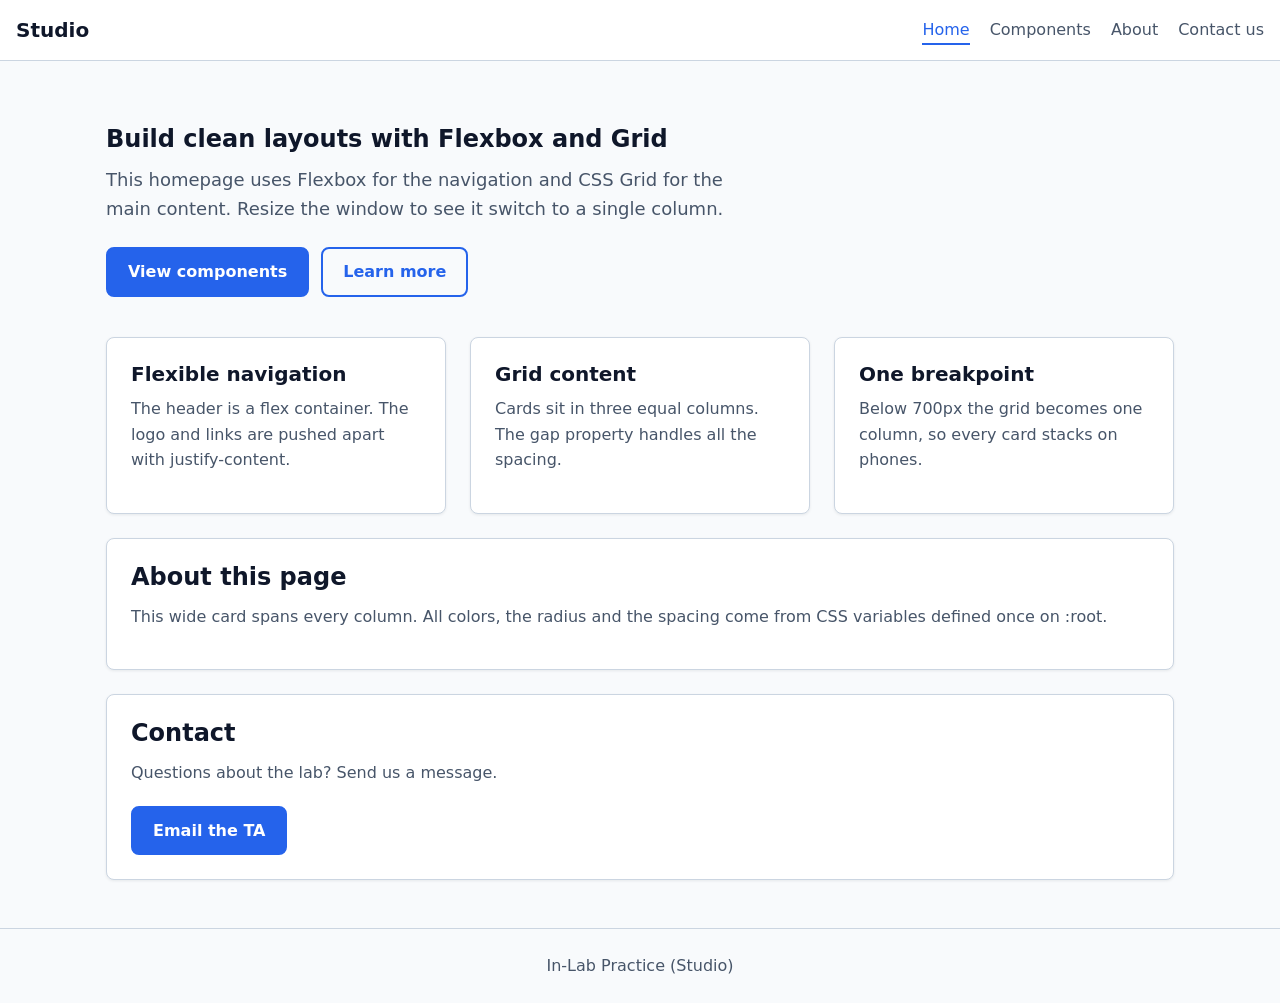
<file: index.html>
<!DOCTYPE html>
<html lang="en">
<head>
  <meta charset="UTF-8">
  <meta name="viewport" content="width=device-width, initial-scale=1">
  <title>Studio - Home</title>
  <link rel="stylesheet" href="styles.css">
</head>
<body>

 
  <header class="site-header">
    <a class="logo" href="index.html">Studio</a>
    <nav>
      <ul>
       <li><a class="active" href="index.html">Home</a></li>
      <li><a href="components.html">Components</a></li>
      <li><a href="about.html">About</a></li>
      <li><a href="contact.html">Contact us</a></li>
      </ul>
    </nav>
  </header>

  
  <div class="container">
    <section class="hero">
      <h1>Build clean layouts with Flexbox and Grid</h1>
      <p>This homepage uses Flexbox for the navigation and CSS Grid for the main content. Resize the window to see it switch to a single column.</p>
      <div class="actions">
        <a class="btn" href="components.html">View components</a>
        <a class="btn btn-outline" href="#about">Learn more</a>
      </div>
    </section>

    <main class="grid">
      <article class="card">
        <h3>Flexible navigation</h3>
        <p>The header is a flex container. The logo and links are pushed apart with justify-content.</p>
      </article>

      <article class="card">
        <h3>Grid content</h3>
        <p>Cards sit in three equal columns. The gap property handles all the spacing.</p>
      </article>

      <article class="card">
        <h3>One breakpoint</h3>
        <p>Below 700px the grid becomes one column, so every card stacks on phones.</p>
      </article>

      <section class="card wide" id="about">
        <h2>About this page</h2>
        <p>This wide card spans every column. All colors, the radius and the spacing come from CSS variables defined once on :root.</p>
      </section>

      <section class="card wide" id="contact">
        <h2>Contact</h2>
        <p>Questions about the lab? Send us a message.</p>
        <a class="btn" href="mailto:ta@example.com">Email the TA</a>
      </section>
    </main>
  </div>

 
  <footer class="site-footer">
    <div class="container">In-Lab Practice (Studio)</div>
  </footer>

</body>
</html>
</file>
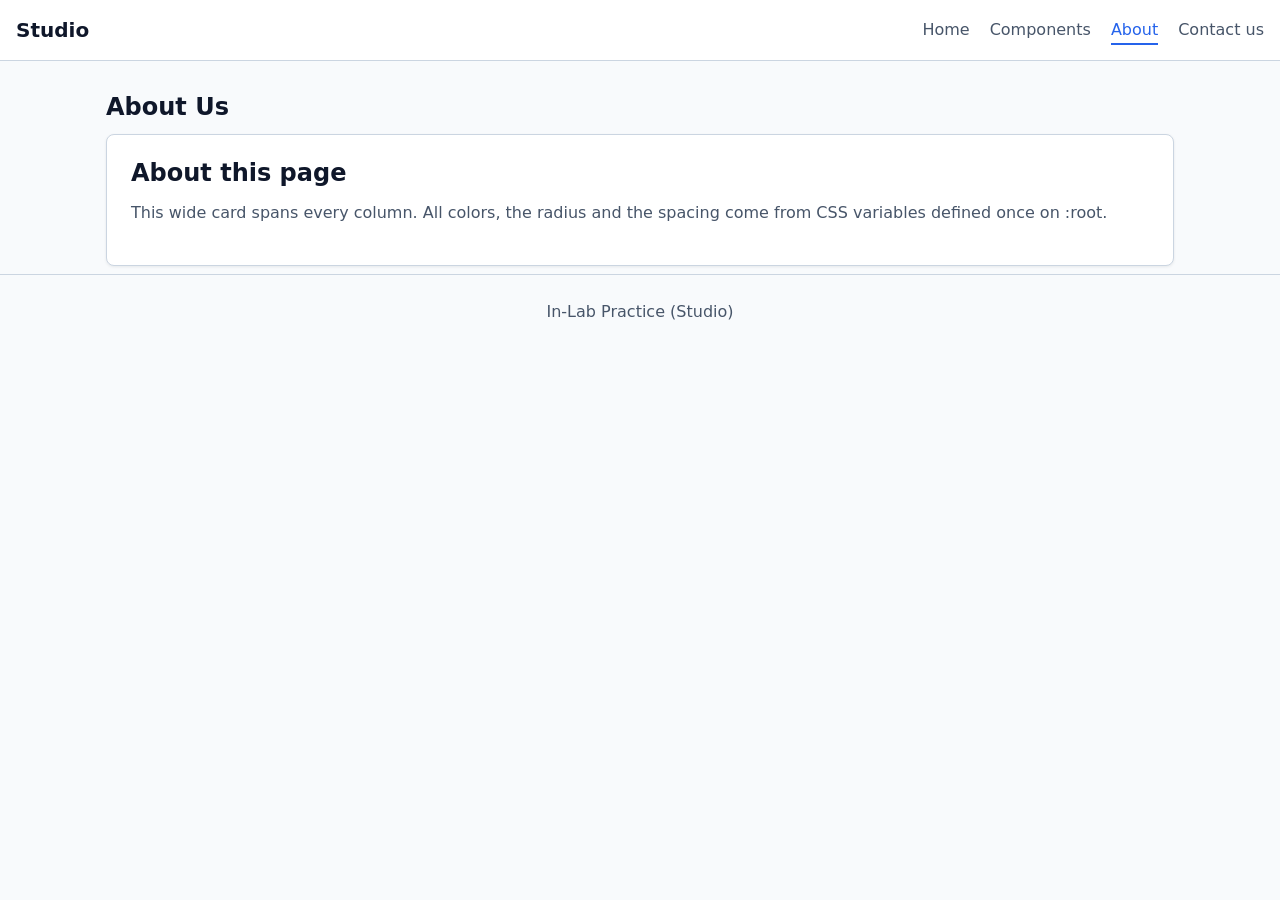
<file: about.html>
<!DOCTYPE html>
<html lang="en">
<head>
  <meta charset="UTF-8">
  <meta name="viewport" content="width=device-width, initial-scale=1">
  <title>Studio - About</title>
  <link rel="stylesheet" href="styles.css">
</head>
<body>

  <header class="site-header">
    <a class="logo" href="index.html">Studio</a>
    <nav>
      <ul>
        <li><a href="index.html">Home</a></li>
        <li><a href="components.html">Components</a></li>
        <li><a class="active" href="about.html">About</a></li>
        <li><a href="contact.html">Contact us</a></li>
      </ul>
    </nav>
  </header>

  <main class="container">
    <section class="section">
      <h1>About Us</h1>
      <article class="card">
        <h2>About this page</h2>
        <p>This wide card spans every column. All colors, the radius and the spacing come from CSS variables defined once on :root.</p>
      </article>
    </section>
  </main>

  <footer class="site-footer">
    <div class="container">In-Lab Practice (Studio)</div>
  </footer>

</body>
</html>
</file>
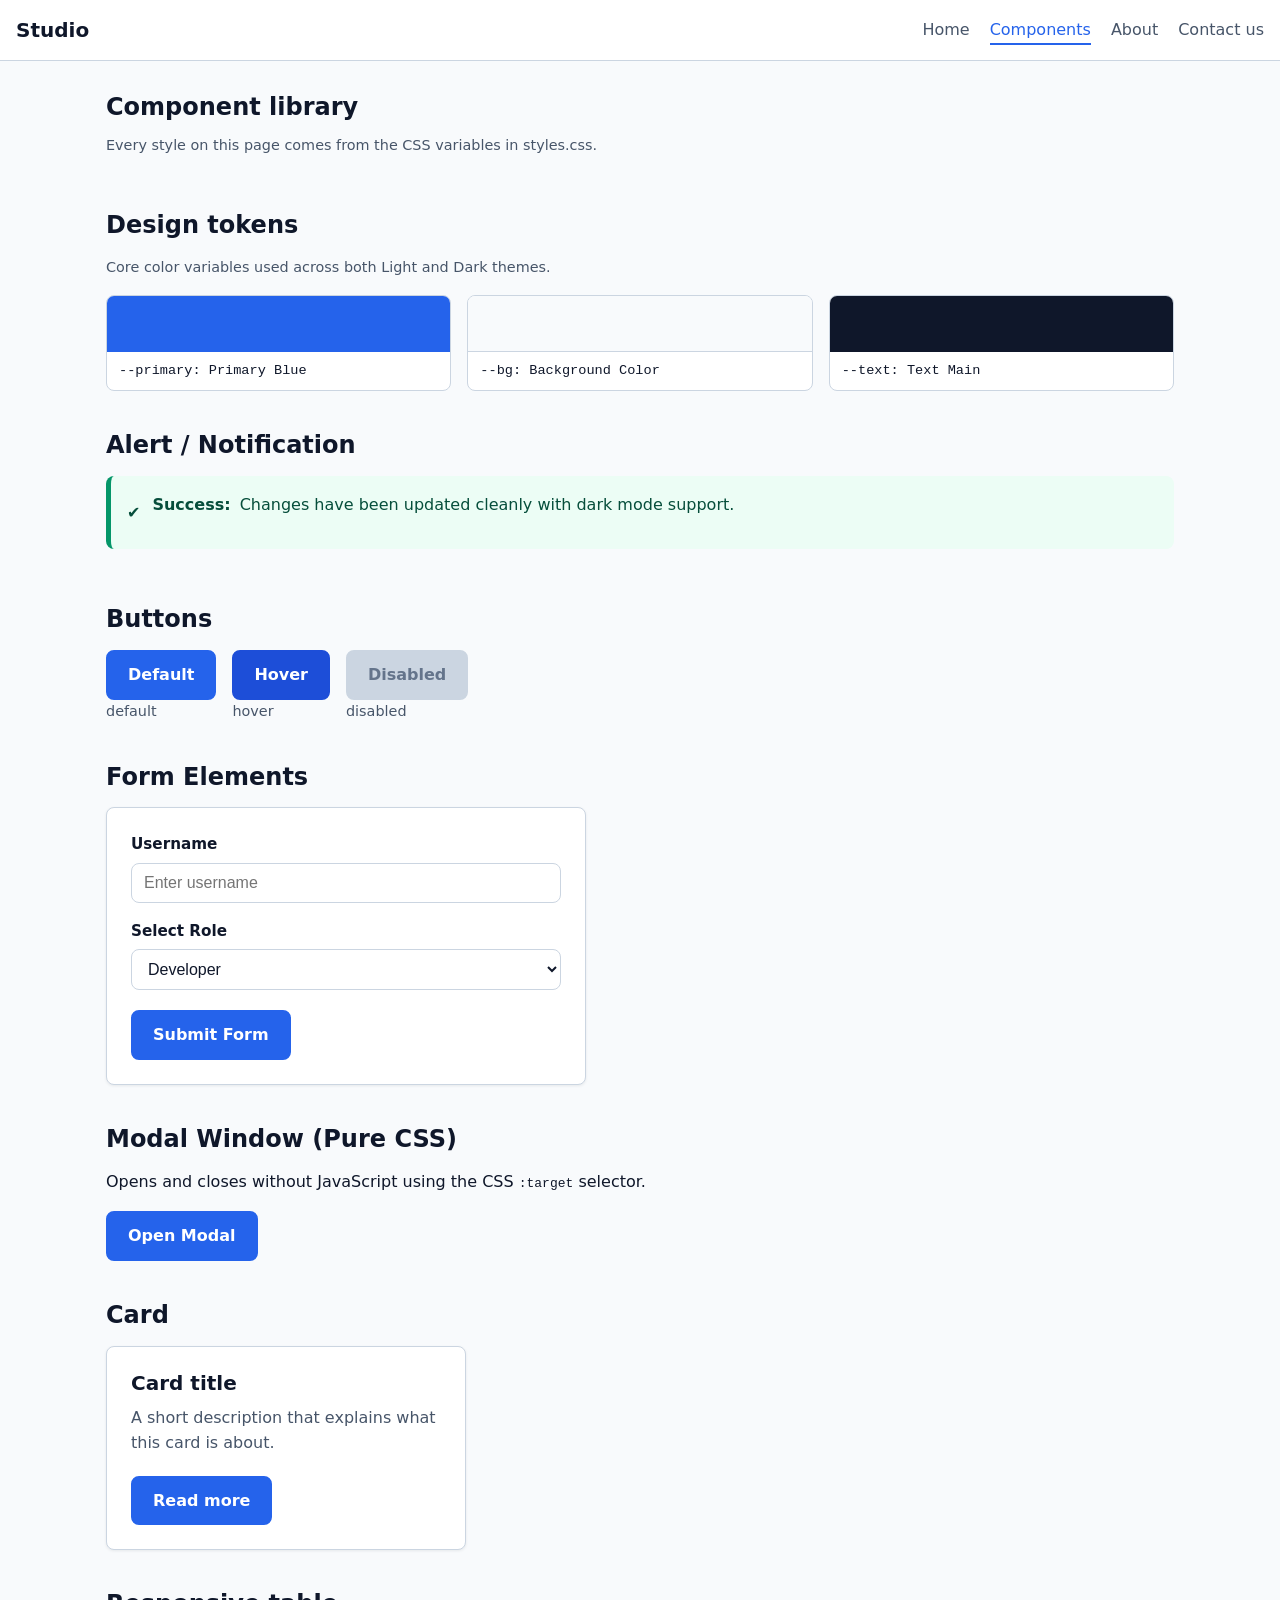
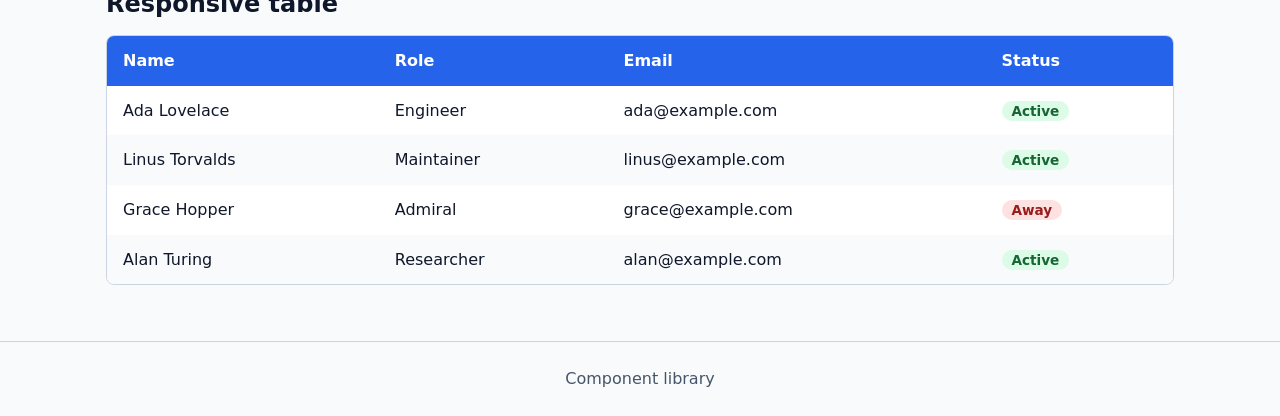
<file: components.html>
<!DOCTYPE html>
<html lang="en">
<head>
  <meta charset="UTF-8">
  <meta name="viewport" content="width=device-width, initial-scale=1">
  <meta name="description" content="Studio Component library containing responsive layouts, pure CSS modal, alert, and form elements.">
  <title>Studio - Component library</title>
  <link rel="stylesheet" href="styles.css">
</head>
<body>

  <header class="site-header">
    <a class="logo" href="index.html">Studio</a>
    <nav aria-label="Main Navigation">
      <ul>
        <li><a href="index.html">Home</a></li>
        <li><a class="active" href="components.html">Components</a></li>
        <li><a href="about.html">About</a></li>
        <li><a href="contact.html">Contact us</a></li>
      </ul>
    </nav>
  </header>

  <main class="container">
    <section class="section">
      <h1>Component library</h1>
      <p class="label">Every style on this page comes from the CSS variables in styles.css.</p>
    </section>

   
<section class="section" aria-labelledby="tokens-heading">
  <h2 id="tokens-heading">Design tokens</h2>
  <p class="label" style="margin-bottom: 16px;">Core color variables used across both Light and Dark themes.</p>
  
  <div class="swatches">
    <div class="swatch">
      <i style="background: var(--primary)"></i>
      <code>--primary: Primary Blue</code>
    </div>
    <div class="swatch">
      <i style="background: var(--bg); border-bottom: 1px solid var(--border);"></i>
      <code>--bg: Background Color</code>
    </div>
    <div class="swatch">
      <i style="background: var(--text)"></i>
      <code>--text: Text Main</code>
    </div>
  </div>
</section>

   
    <section class="section" aria-labelledby="alert-heading">
      <h2 id="alert-heading">Alert / Notification</h2>
      <div class="alert" role="alert">
        <span aria-hidden="true">&#10004;</span>
        <p><strong>Success:</strong> Changes have been updated cleanly with dark mode support.</p>
      </div>
    </section>

    
    <section class="section" aria-labelledby="buttons-heading">
      <h2 id="buttons-heading">Buttons</h2>
      <div class="row">
        <div>
          <button class="btn" type="button">Default</button>
          <div class="label">default</div>
        </div>
        <div>
          <button class="btn is-hover" type="button">Hover</button>
          <div class="label">hover</div>
        </div>
        <div>
          <button class="btn" disabled type="button">Disabled</button>
          <div class="label">disabled</div>
        </div>
      </div>
    </section>

    
    <section class="section" aria-labelledby="form-heading">
      <h2 id="form-heading">Form Elements</h2>
      <div class="card" style="max-width: 480px">
        <form onsubmit="return false;">
          <div class="form-group">
            <label for="comp-username">Username</label>
            <input type="text" id="comp-username" name="username" placeholder="Enter username" required>
          </div>
          <div class="form-group">
            <label for="comp-role">Select Role</label>
            <select id="comp-role" name="role">
              <option value="developer">Developer</option>
              <option value="designer">Designer</option>
              <option value="manager">Manager</option>
            </select>
          </div>
          <button type="submit" class="btn">Submit Form</button>
        </form>
      </div>
    </section>


    <section class="section" aria-labelledby="modal-heading">
      <h2 id="modal-heading">Modal Window (Pure CSS)</h2>
      <p>Opens and closes without JavaScript using the CSS <code>:target</code> selector.</p>
      <a href="#demo-modal" class="btn" role="button">Open Modal</a>
    </section>

   
    <section class="section" aria-labelledby="card-heading">
      <h2 id="card-heading">Card</h2>
      <article class="card" style="max-width: 360px">
        <h3>Card title</h3>
        <p>A short description that explains what this card is about.</p>
        <a class="btn" href="#">Read more</a>
      </article>
    </section>

    
    <section class="section" aria-labelledby="table-heading">
      <h2 id="table-heading">Responsive table</h2>
      <div class="table-wrap">
        <table>
          <thead>
            <tr><th>Name</th><th>Role</th><th>Email</th><th>Status</th></tr>
          </thead>
          <tbody>
            <tr><td>Ada Lovelace</td><td>Engineer</td><td>ada@example.com</td><td><span class="badge">Active</span></td></tr>
            <tr><td>Linus Torvalds</td><td>Maintainer</td><td>linus@example.com</td><td><span class="badge">Active</span></td></tr>
            <tr><td>Grace Hopper</td><td>Admiral</td><td>grace@example.com</td><td><span class="badge off">Away</span></td></tr>
            <tr><td>Alan Turing</td><td>Researcher</td><td>alan@example.com</td><td><span class="badge">Active</span></td></tr>
          </tbody>
        </table>
      </div>
    </section>

    
    <div id="demo-modal" class="modal-overlay" role="dialog" aria-modal="true" aria-labelledby="modal-title">
      <div class="modal-box">
        <div class="modal-header">
          <h3 id="modal-title">CSS-Only Modal</h3>
          <a href="#" class="modal-close" aria-label="Close modal">&times;</a>
        </div>
        <div class="modal-body">
          <p>This modal is displayed purely through CSS without any JavaScript code.</p>
        </div>
        <div class="modal-footer">
          <a href="#" class="btn btn-outline">Close</a>
        </div>
      </div>
    </div>

  </main>

  <footer class="site-footer" style="margin-top: 48px">
    <div class="container">Component library</div>
  </footer>

</body>
</html>
</file>
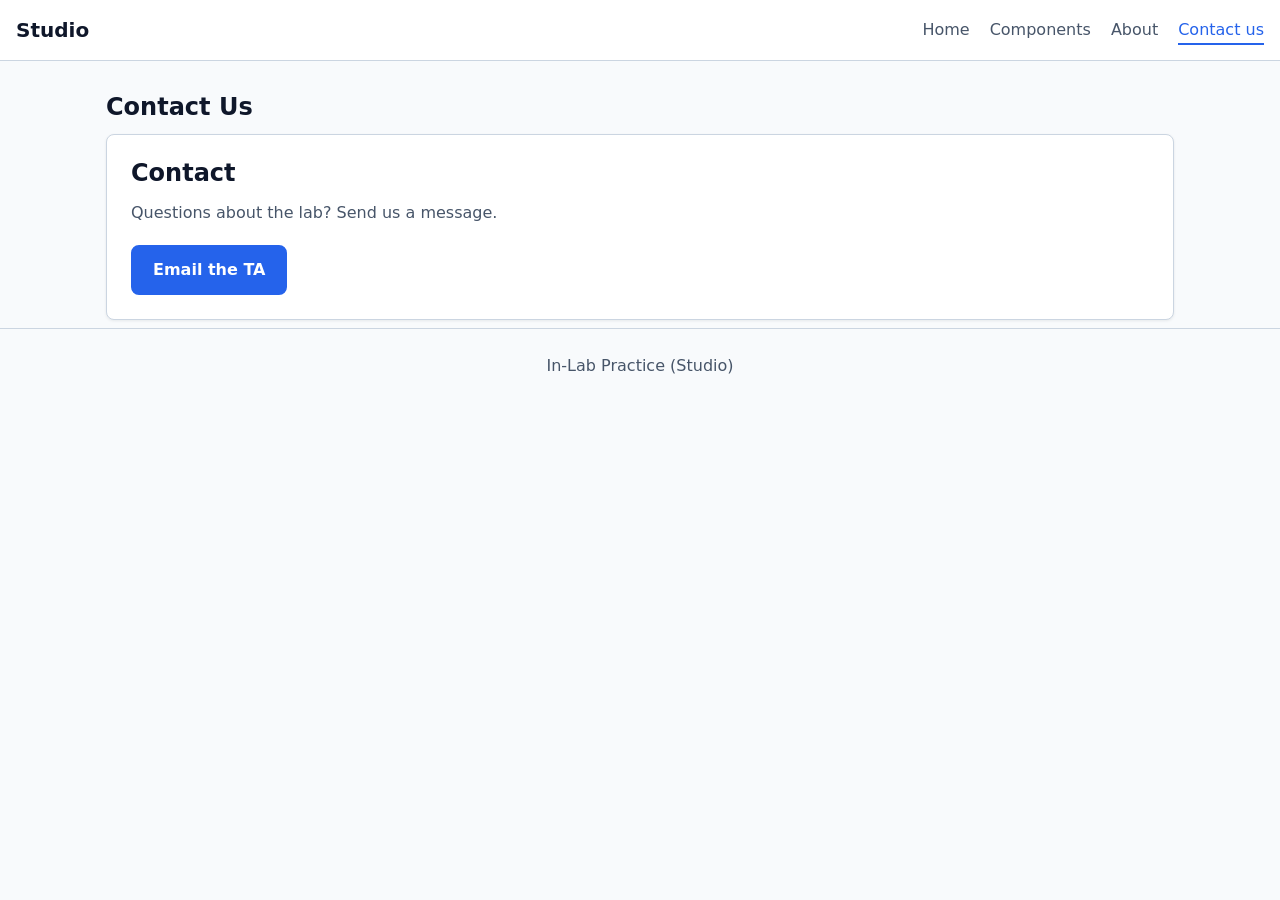
<file: contact.html>
<!DOCTYPE html>
<html lang="en">
<head>
  <meta charset="UTF-8">
  <meta name="viewport" content="width=device-width, initial-scale=1">
  <title>Studio - Contact</title>
  <link rel="stylesheet" href="styles.css">
</head>
<body>

  <header class="site-header">
    <a class="logo" href="index.html">Studio</a>
    <nav>
      <ul>
        <li><a href="index.html">Home</a></li>
        <li><a href="components.html">Components</a></li>
        <li><a href="about.html">About</a></li>
        <li><a class="active" href="contact.html">Contact us</a></li>
      </ul>
    </nav>
  </header>

  <main class="container">
    <section class="section">
      <h1>Contact Us</h1>
      <article class="card">
        <h2>Contact</h2>
        <p>Questions about the lab? Send us a message.</p>
        <a class="btn" href="mailto:ta@example.com">Email the TA</a>
      </article>
    </section>
  </main>

  <footer class="site-footer">
    <div class="container">In-Lab Practice (Studio)</div>
  </footer>

</body>
</html>
</file>
<file: styles.css>
:root {
  --primary: #2563eb;
  --primary-dark: #1d4ed8;
  --bg: #f8fafc;
  --surface: #ffffff;
  --text: #0f172a;
  --muted: #475569;
  --border: #cbd5e1;
  --radius: 8px;
  --space: 16px;
  --focus-ring: #2563eb;
  
  --alert-bg: #ecfdf5;
  --alert-border: #059669;
  --alert-text: #064e3b;
}

@media (prefers-color-scheme: dark) {
  :root {
    --primary: #3b82f6;
    --primary-dark: #60a5fa;
    --bg: #0f172a;
    --surface: #1e293b;
    --text: #f8fafc;
    --muted: #cbd5e1;
    --border: #334155;
    --focus-ring: #60a5fa;
    --alert-bg: #064e3b;
    --alert-border: #34d399;
    --alert-text: #ecfdf5;
  }
}

* { 
  box-sizing: border-box; 
}

body {
  margin: 0;
  font-family: system-ui, -apple-system, "Segoe UI", sans-serif;
  background: var(--bg);
  color: var(--text);
  line-height: 1.6;
}

h1, h2, h3 { line-height: 1.2; margin: 0 0 .5em; }
p { margin: 0 0 1em; }
a { color: var(--primary); }

.container { 
  max-width: 1100px; 
  margin: 0 auto; 
  padding: 0 var(--space); 
}

.site-header {
  display: flex;
  justify-content: space-between;
  align-items: center;
  flex-wrap: wrap;
  gap: var(--space);
  padding: 14px var(--space);
  background: var(--surface);
  border-bottom: 1px solid var(--border);
}

.logo { 
  font-weight: 700; 
  font-size: 1.25rem; 
  color: var(--text); 
  text-decoration: none; 
}

.site-header ul { 
  display: flex; 
  gap: 20px; 
  list-style: none; 
  margin: 0; 
  padding: 0; 
  flex-wrap: wrap;
}

.site-header a:not(.logo) { 
  text-decoration: none; 
  color: var(--muted); 
  padding: 4px 0; 
}

.site-header a:not(.logo):hover,
.site-header a.active { 
  color: var(--primary); 
  border-bottom: 2px solid var(--primary); 
}

@media (max-width: 599px) {
  .site-header {
    flex-direction: column;
    align-items: flex-start;
  }
  .site-header ul {
    width: 100%;
    gap: 12px;
  }
}

.hero { padding: 64px 0 40px; }
.hero p { max-width: 55ch; color: var(--muted); font-size: 1.125rem; }
.hero .actions { display: flex; gap: 12px; flex-wrap: wrap; margin-top: 24px; }

.btn {
  display: inline-block;
  padding: 10px 20px;
  font: inherit;
  font-weight: 600;
  color: #fff;
  background: var(--primary);
  border: 2px solid var(--primary);
  border-radius: var(--radius);
  text-decoration: none;
  cursor: pointer;
  transition: background .15s, border-color .15s;
}

.btn:hover:not(:disabled),
.btn.is-hover {
  background: var(--primary-dark);
  border-color: var(--primary-dark);
}

.btn:focus-visible,
input:focus-visible,
select:focus-visible,
.modal-close:focus-visible { 
  outline: 3px solid var(--focus-ring); 
  outline-offset: 2px; 
}

.btn:disabled {
  background: #cbd5e1;
  border-color: #cbd5e1;
  color: #64748b;
  cursor: not-allowed;
}

.btn-outline { background: transparent; color: var(--primary); }
.btn-outline:hover:not(:disabled) { background: var(--primary); color: #fff; }

.card {
  background: var(--surface);
  border: 1px solid var(--border);
  border-radius: var(--radius);
  padding: 24px;
  box-shadow: 0 1px 3px rgba(15, 23, 42, .08);
}
.card h3 { font-size: 1.25rem; }
.card p { color: var(--muted); }
.card .btn { margin-top: 4px; }

.grid {
  display: grid;
  grid-template-columns: 1fr; 
  gap: 24px;
  padding-bottom: 48px;
}


@media (min-width: 600px) and (max-width: 1023px) {
  .grid {
    grid-template-columns: repeat(2, 1fr);
  }
}

@media (min-width: 1024px) {
  .grid {
    grid-template-columns: repeat(3, 1fr);
  }
}

.grid .wide { grid-column: 1 / -1; }

.site-footer {
  border-top: 1px solid var(--border);
  padding: 24px 0;
  color: var(--muted);
  text-align: center;
}

.table-wrap {
  overflow-x: auto;
  border: 1px solid var(--border);
  border-radius: var(--radius);
  background: var(--surface);
}

table { width: 100%; min-width: 520px; border-collapse: collapse; }
th, td { padding: 12px 16px; text-align: left; }
th { background: var(--primary); color: #fff; white-space: nowrap; }
tbody tr:nth-child(even) { background: var(--bg); }
tbody tr:hover { background: rgba(37, 99, 235, 0.1); }

.badge { padding: 2px 10px; border-radius: 999px; font-size: .85rem; font-weight: 600; background: #dcfce7; color: #166534; }
.badge.off { background: #fee2e2; color: #991b1b; }

.section { padding: 32px 0 8px; }
.section > h2 { margin-bottom: 16px; }
.row { display: flex; flex-wrap: wrap; gap: 16px; align-items: center; }
.label { color: var(--muted); font-size: .9rem; }
.swatches { display: grid; grid-template-columns: repeat(auto-fit, minmax(140px, 1fr)); gap: 16px; }
.swatch { border: 1px solid var(--border); border-radius: var(--radius); overflow: hidden; background: var(--surface); }
.swatch i { display: block; height: 56px; }
.swatch code { display: block; padding: 8px 12px; font-size: .85rem; }

.form-group {
  margin-bottom: 16px;
  display: flex;
  flex-direction: column;
}

.form-group label {
  font-weight: 600;
  margin-bottom: 6px;
  font-size: 0.95rem;
  color: var(--text);
}

.form-group input,
.form-group select {
  width: 100%;
  padding: 10px 12px;
  border: 1px solid var(--border);
  border-radius: var(--radius);
  background-color: var(--surface);
  color: var(--text);
  font-size: 1rem;
}

.alert {
  display: flex;
  align-items: center;
  gap: 12px;
  padding: 16px;
  border-radius: var(--radius);
  border-left: 5px solid var(--alert-border);
  background-color: var(--alert-bg);
  color: var(--alert-text);
  margin-bottom: 16px;
}

.alert strong {
  display: inline-block;
  margin-right: 4px;
}

.modal-overlay {
  display: none;
  position: fixed;
  top: 0;
  left: 0;
  width: 100vw;
  height: 100vh;
  background-color: rgba(0, 0, 0, 0.65);
  z-index: 1000;
  align-items: center;
  justify-content: center;
}

.modal-overlay:target {
  display: flex;
}

.modal-box {
  background-color: var(--surface);
  color: var(--text);
  border-radius: var(--radius);
  width: 90%;
  max-width: 480px;
  padding: 24px;
  box-shadow: 0 10px 25px rgba(0, 0, 0, 0.3);
}

.modal-header {
  display: flex;
  justify-content: space-between;
  align-items: center;
  margin-bottom: 16px;
}

.modal-close {
  font-size: 1.8rem;
  text-decoration: none;
  color: var(--muted);
  line-height: 1;
}

.modal-footer {
  margin-top: 20px;
  text-align: right;
}
</file>
